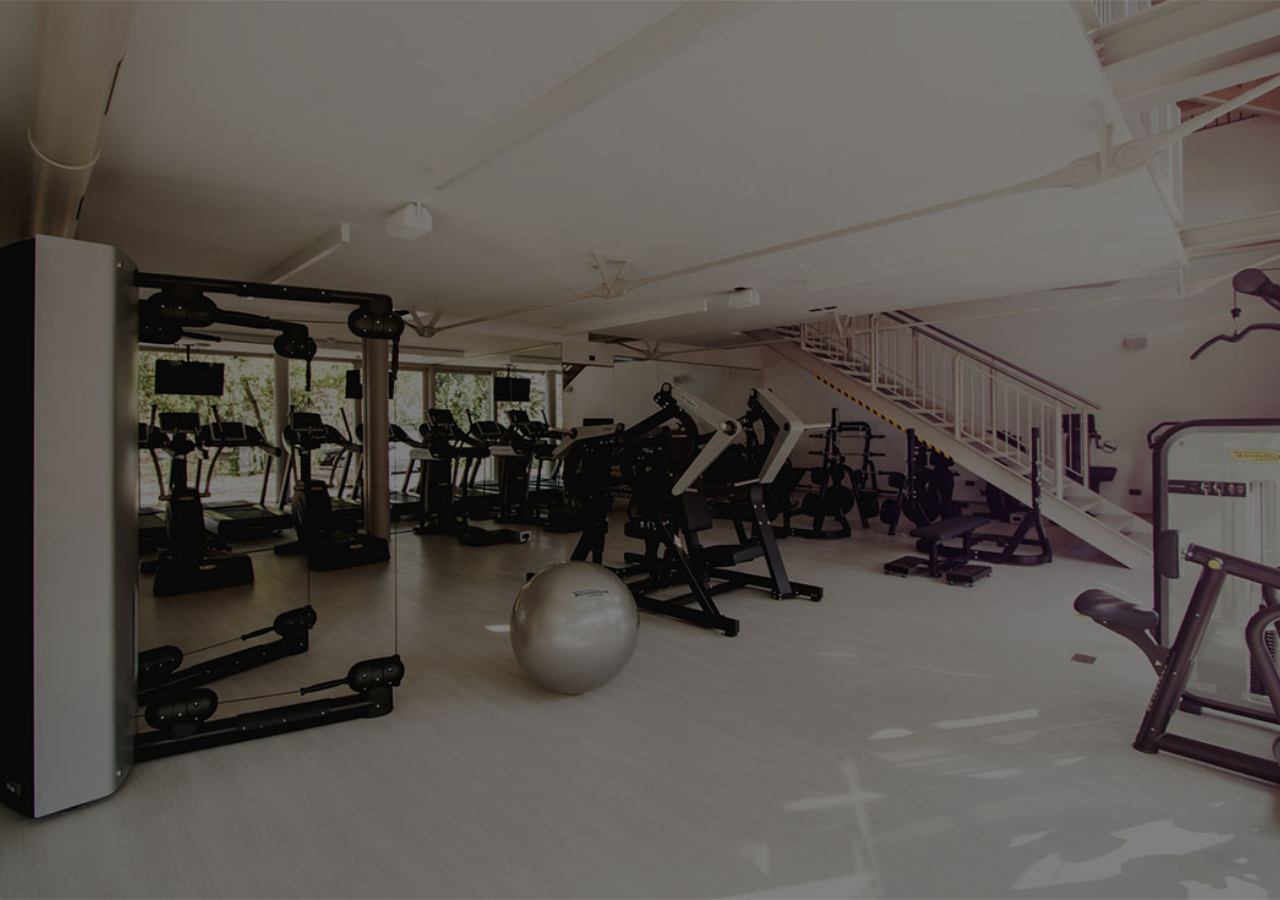
<file: index.html>
<!DOCTYPE html>
<html lang="ru">

<head>
	<meta charset="UTF-8">
	<meta name="viewport" content="width=device-width, initial-scale=1.0">
	<meta http-equiv="X-UA-Compatible" content="ie=edge">
	<link rel="icon" type="image/png" href="images/favicon.png">
	<link rel="stylesheet" href="css/style.css">
	<title>Афродита</title>
</head>

<body>
	<div class="wrapper intro">
		<div class="intro__block">
			<div class="intro__logo">
				<img src="images/logo_intro.png" alt="Афродита Фитнес">
			</div>

			<a href="main.html" class="intro__link">Перейти на сайт</a>
		</div><!-- .intro__block -->
	</div><!-- .wrapper -->
</body>

</html>
</file>
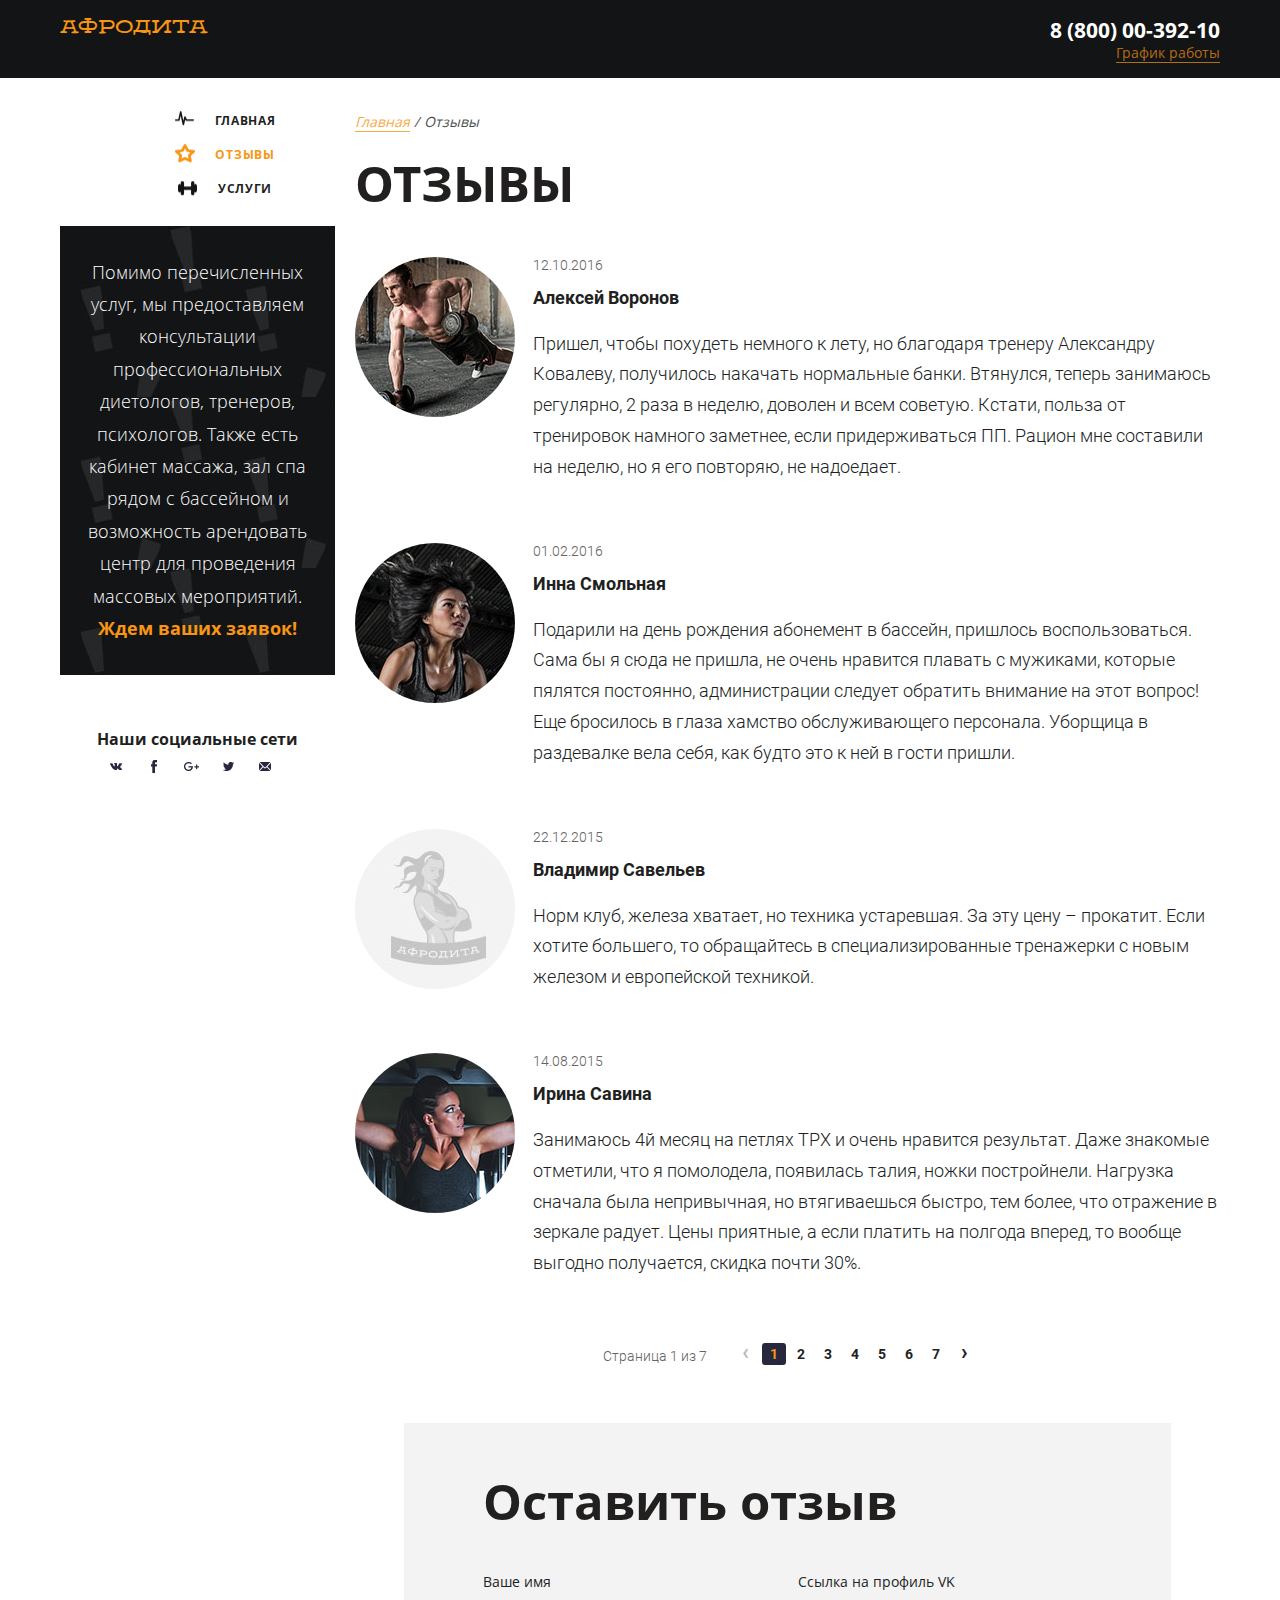
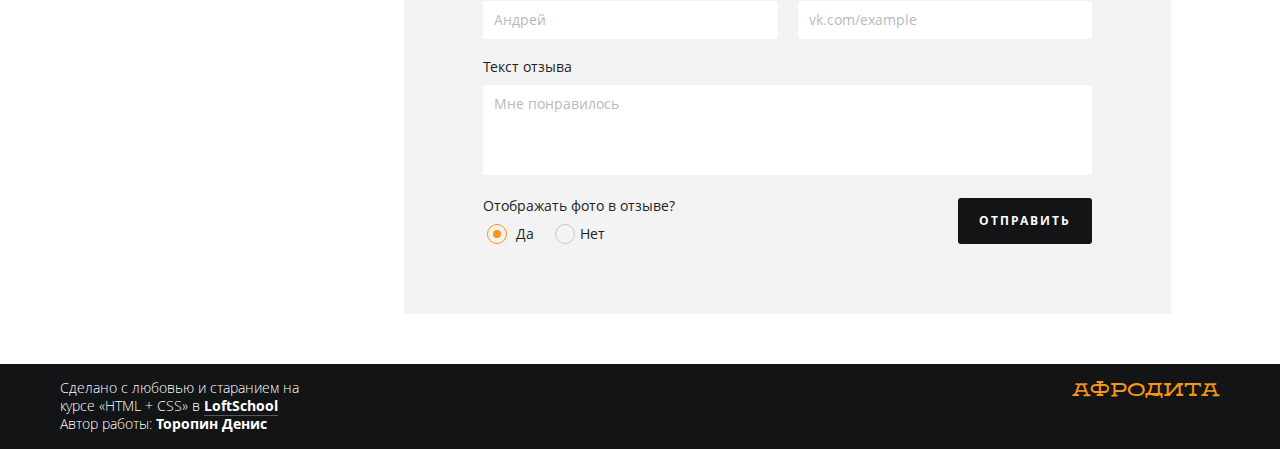
<file: comments.html>
<!DOCTYPE html>
<html lang="ru">

<head>
	<meta charset="UTF-8">
	<meta name="viewport" content="width=device-width, initial-scale=1.0">
	<meta http-equiv="X-UA-Compatible" content="ie=edge">
	<link rel="icon" type="image/png" href="images/favicon.png">
	<link rel="stylesheet" href="css/style.css">
	<title>Афродита | Отзывы</title>
</head>

<body>
	<div class="wrapper">
		<header class="header">
			<div class="container container--flex container--phone">
				<a href="main.html" class="logo">Афродита</a>

				<address class="contacts">
					<a href="tel:+78000039210" class="contacts__phone">8 (800) 00-392-10</a>
					<div class="contacts__timework">
						<a href="javascript:void(0);" class="contacts__link">График работы</a>
						<div class="contacts__popup">
							<div class="contacts__popup-block">
								<div class="contacts__popup-days">пн-вс: 09:00-20:00</div>
								<div class="contacts__popup-dinner">обед: 14:00-14:30</div>
							</div><!-- .contacts__popup-block -->
						</div><!-- .contacts__popup -->
					</div><!-- .contacts__timework -->
				</address><!-- .contacts -->
			</div><!-- .container -->
		</header>

		<div class="center">
			<div class="container container--flex container--mobile">

				<aside class="sidebar">
					<nav class="menu menu--mobile">
						<ul class="menu__list">
							<li class="menu__item">
								<a href="main.html" class="menu__link menu__link--disp">Главная</a>
							</li>
							<li class="menu__item active">
								<a href="#" class="menu__link menu__link--star">Отзывы</a>
							</li>
							<li class="menu__item">
								<a href="services.html" class="menu__link menu__link--service">Услуги</a>
							</li>
						</ul>
					</nav>

					<div class="sentence">
						<div class="sentence__container">
							<p class="sentence__text">
								Помимо перечисленных услуг, мы предоставляем консультации профессиональных диетологов, тренеров,
								психологов.
								Также есть кабинет массажа, зал спа рядом с бассейном и возможность арендовать центр для проведения
								массовых
								мероприятий.
								<a href="#" class="sentence__discount">Ждем ваших заявок!</a>
							</p>
						</div><!-- .sentence__container -->
					</div><!-- .sentence -->

					<div class="social">
						<h3 class="social__title">Наши социальные сети</h3>

						<ul class="social__list">
							<li class="social__item">
								<a href="#" class="social__link social__link--vk"></a>
							</li>
							<li class="social__item">
								<a href="#" class="social__link social__link--fb"></a>
							</li>
							<li class="social__item">
								<a href="#" class="social__link social__link--gplus"></a>
							</li>
							<li class="social__item">
								<a href="#" class="social__link social__link--tw"></a>
							</li>
							<li class="social__item">
								<a href="#" class="social__link social__link--email"></a>
							</li>
						</ul>
					</div><!-- .social -->
				</aside>

				<main class="content">
					<ul class="breadcrumbs">
						<li class="breadcrumbs__item">
							<a href="main.html" class="breadcrumbs__link">Главная</a>
						</li>
						<li class="breadcrumbs__item">
							<span class="breadcrumbs__current">Отзывы</span>
						</li>
					</ul><!-- .breadcrumbs -->

					<section class="comments">
						<h1 class="section-title">Отзывы</h1>

						<ul class="review">
							<li class="review__item">
								<div class="review__img">
									<img src="images/comment1.jpg" alt="Алексей">
								</div>
								<div class="review__block">
									<time datetime="2016-10-12" class="review__date">12.10.2016</time>
									<h3 class="review__title">Алексей Воронов</h3>
									<p class="review__text">
										Пришел, чтобы похудеть немного к лету, но благодаря тренеру Александру Ковалеву, получилось накачать
										нормальные банки. Втянулся, теперь занимаюсь регулярно, 2 раза в неделю, доволен и всем советую.
										Кстати, польза от тренировок намного заметнее, если придерживаться ПП. Рацион мне составили на
										неделю,
										но я его повторяю, не надоедает.
									</p>
								</div><!-- .review__block -->
							</li>

							<li class="review__item">
								<div class="review__img">
									<img src="images/comment2.jpg" alt="Инна">
								</div>
								<div class="review__block">
									<time datetime="2016-02-01" class="review__date">01.02.2016</time>
									<h3 class="review__title">Инна Смольная</h3>
									<p class="review__text">
										Подарили на день рождения абонемент в бассейн, пришлось воспользоваться. Сама бы я сюда не пришла,
										не
										очень нравится плавать с мужиками, которые пялятся постоянно, администрации следует обратить
										внимание
										на этот вопрос! Еще бросилось в глаза хамство обслуживающего персонала. Уборщица в раздевалке вела
										себя, как будто это к ней в гости пришли.
									</p>
								</div><!-- .review__block -->
							</li>

							<li class="review__item">
								<div class="review__img">
									<img src="images/comment0.jpg" alt="Default pictures">
								</div>
								<div class="review__block">
									<time datetime="2015-12-22" class="review__date">22.12.2015</time>
									<h3 class="review__title">Владимир Савельев</h3>
									<p class="review__text">
										Норм клуб, железа хватает, но техника устаревшая. За эту цену – прокатит. Если хотите большего, то
										обращайтесь в специализированные тренажерки с новым железом и европейской техникой.
									</p>
								</div><!-- .review__block -->
							</li>

							<li class="review__item">
								<div class="review__img">
									<img src="images/comment3.jpg" alt="Ирина">
								</div>
								<div class="review__block">
									<time datetime="2015-08-14" class="review__date">14.08.2015</time>
									<h3 class="review__title">Ирина Савина</h3>
									<p class="review__text">
										Занимаюсь 4й месяц на петлях ТРХ и очень нравится результат. Даже знакомые отметили, что я
										помолодела,
										появилась талия, ножки постройнели. Нагрузка сначала была непривычная, но втягиваешься быстро, тем
										более, что отражение в зеркале радует. Цены приятные, а если платить на полгода вперед, то вообще
										выгодно получается, скидка почти 30%.
									</p>
								</div><!-- .review__block -->
							</li>
						</ul><!-- .review -->

						<div class="pagination">
							<span class="pagination__text">Страница 1 из 7</span>
							<div class="pagination__navbar">
								<a href="#" class="pagination__control disabled">&lsaquo;</a>
								<ul class="pagination__list">
									<li class="pagination__item active"><a href="#" class="pagination__link">1</a></li>
									<li class="pagination__item"><a href="#" class="pagination__link">2</a></li>
									<li class="pagination__item"><a href="#" class="pagination__link">3</a></li>
									<li class="pagination__item"><a href="#" class="pagination__link">4</a></li>
									<li class="pagination__item"><a href="#" class="pagination__link">5</a></li>
									<li class="pagination__item"><a href="#" class="pagination__link">6</a></li>
									<li class="pagination__item"><a href="#" class="pagination__link">7</a></li>
								</ul>
								<a href="#" class="pagination__control">&rsaquo;</a>
							</div><!-- .pagination__navbar -->
						</div><!-- .pagination -->
					</section><!-- .comments -->

					<section class="feedback">
						<div class="container-form">
							<h2 class="section-title section-title--form">Оставить отзыв</h2>

							<form class="feedback-form">
								<div class="feedback-form__row feedback-form__row--mobile">
									<label class="feedback-form__item">
										<span class="feedback-form__head">Ваше имя</span>
										<input type="text" name="username" class="feedback-form__input" required placeholder="Андрей">
									</label>

									<label class="feedback-form__item">
										<span class="feedback-form__head">Ссылка на профиль VK</span>
										<input type="text" name="userurl" class="feedback-form__input" required
											placeholder="vk.com/example">
									</label>
								</div><!-- .feedback-form__row -->

								<div class="feedback-form__row">
									<label class="feedback-form__item">
										<span class="feedback-form__head">Текст отзыва</span>
										<textarea name="usertext" class="feedback-form__input feedback-form__input--textarea" required
											placeholder="Мне понравилось"></textarea>
									</label>
								</div><!-- .feedback-form__row -->

								<div class="feedback-form__row feedback-form__row--mobile">
									<div class="feedback-form__item">
										<span class="feedback-form__head">Отображать фото в отзыве?</span>

										<div class="feedback-form__radio-block">
											<label class="feedback-form__radio-item" tabindex="0">
												<input type="radio" name="onphoto" value="yes" class="feedback-form__radio-input" checked>
												<span class="feedback-form__radio-custom">
													<span class="feedback-form__radio-center"></span>
												</span>
												Да
											</label>

											<label class="feedback-form__radio-item" tabindex="0">
												<input type="radio" name="onphoto" value="no" class="feedback-form__radio-input">
												<span class="feedback-form__radio-custom">
													<span class="feedback-form__radio-center"></span>
												</span>
												Нет
											</label>
										</div><!-- .feedback-form__radio-block -->
									</div><!-- .feedback-form__item -->

									<div class="feedback-form__buttons">
										<button type="submit" class="feedback-form__btn">Отправить</button>
									</div>

								</div><!-- .feedback-form__row -->
							</form>
						</div><!-- .container-form -->
					</section><!-- .feedback -->
				</main>

			</div><!-- .container -->
		</div><!-- .center -->

		<footer class="footer">
			<div class="container container--flex container--phone">
				<div class="info">
					<p class="info__text">
						Сделано с любовью и старанием на курсе «HTML + CSS» в
						<a href="https://loftschool.com/" class="info__link info__link--school">LoftSchool</a>
						<br>
						Автор работы:
						<a href="https://vk.com/d.toropin" target="_blank" class="info__link">Торопин Денис</a>
					</p>
				</div><!-- .info -->

				<a href="main.html" class="logo">Афродита</a>
			</div><!-- .container -->
		</footer>
	</div><!-- .wrapper -->
</body>

</html>
</file>
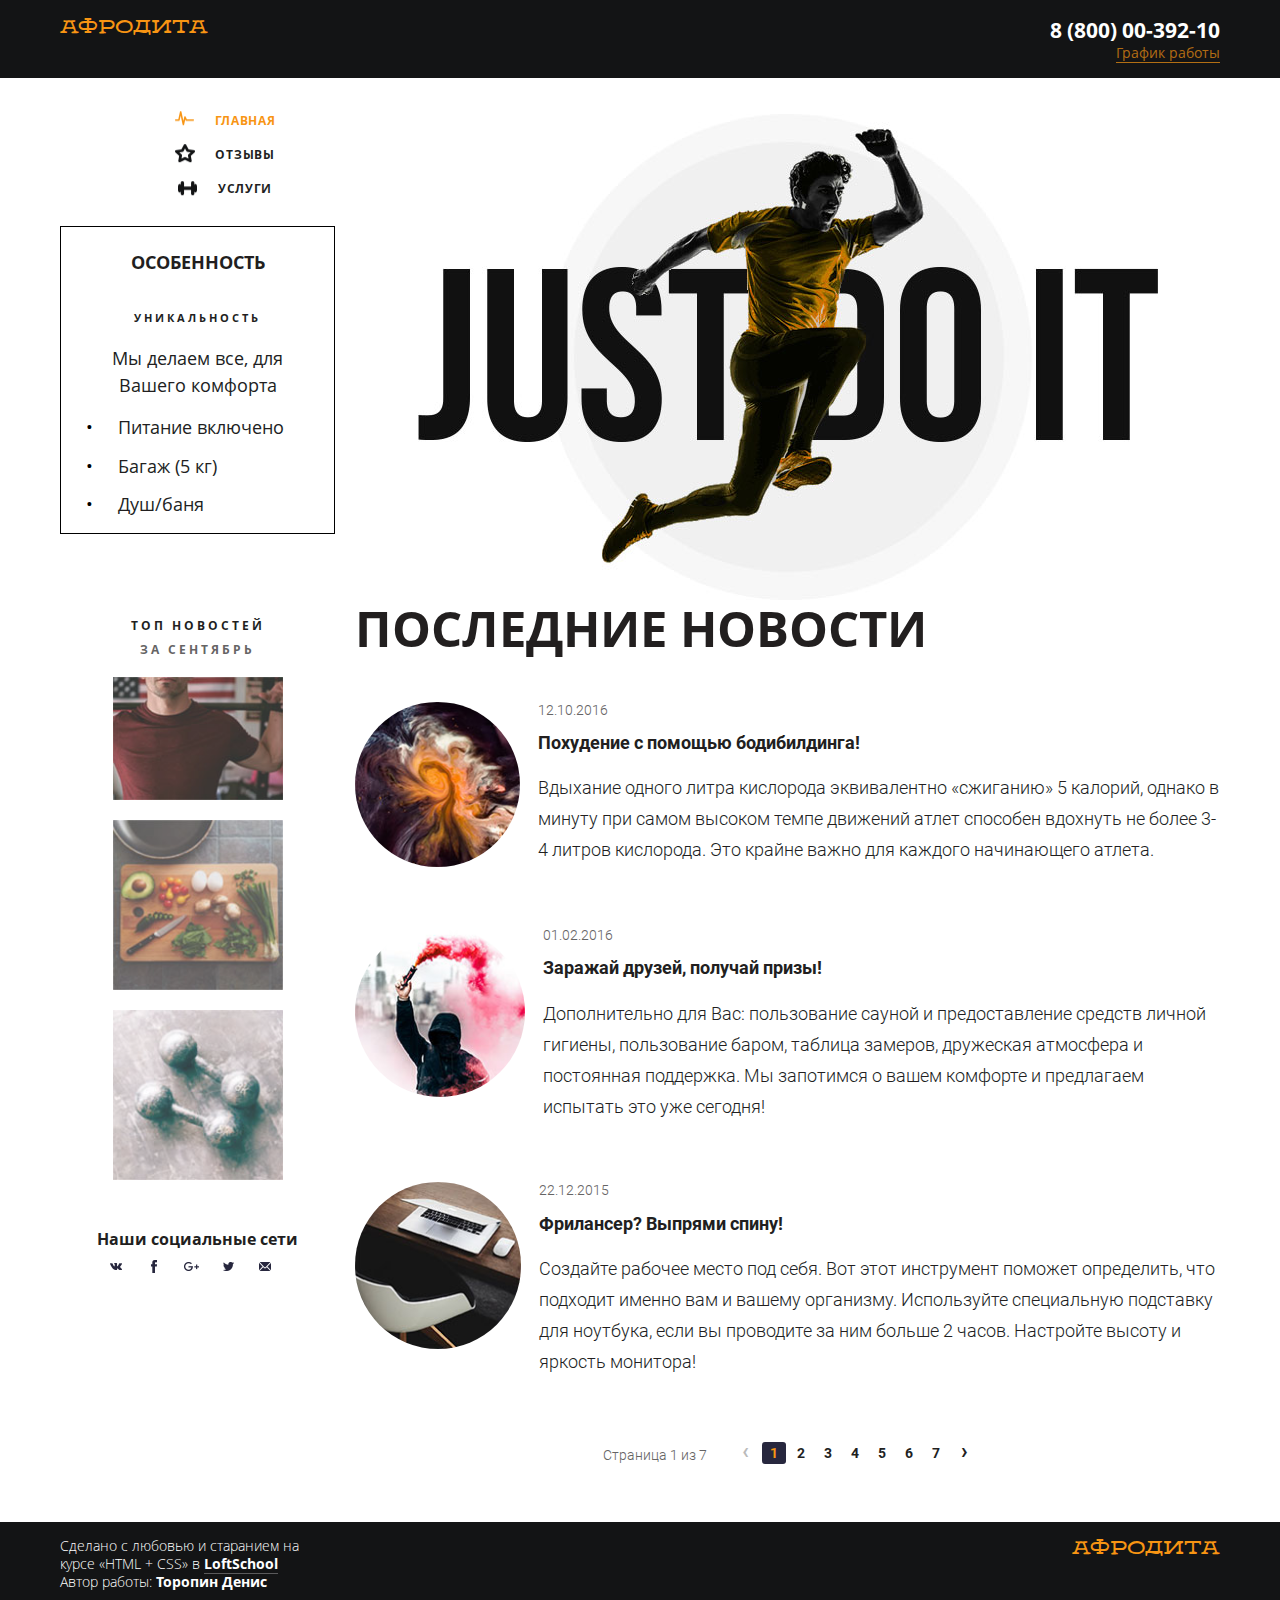
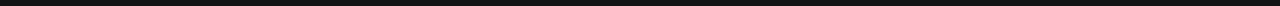
<file: main.html>
<!DOCTYPE html>
<html lang="ru">

<head>
	<meta charset="UTF-8">
	<meta name="viewport" content="width=device-width, initial-scale=1.0">
	<meta http-equiv="X-UA-Compatible" content="ie=edge">
	<link rel="icon" type="image/png" href="images/favicon.png">
	<link rel="stylesheet" href="css/style.css">
	<title>Афродита | Главная</title>
</head>

<body>
	<div class="wrapper">
		<header class="header">
			<div class="container container--flex container--phone">
				<span class="logo logo--main">Афродита</span>

				<address class="contacts">
					<a href="tel:+78000039210" class="contacts__phone">8 (800) 00-392-10</a>
					<div class="contacts__timework">
						<a href="javascript:void(0);" class="contacts__link">График работы</a>
						<div class="contacts__popup">
							<div class="contacts__popup-block">
								<div class="contacts__popup-days">пн-вс: 09:00-20:00</div>
								<div class="contacts__popup-dinner">обед: 14:00-14:30</div>
							</div><!-- .contacts__popup-block -->
						</div><!-- .contacts__popup -->
					</div><!-- .contacts__timework -->
				</address><!-- .contacts -->
			</div><!-- .container -->
		</header>

		<main class="center">
			<div class="container container--flex container--mobile">
				<aside class="sidebar">
					<nav class="menu menu--main menu--mobile">
						<ul class="menu__list">
							<li class="menu__item active">
								<a href="main.html" class="menu__link menu__link--disp">Главная</a>
							</li>
							<li class="menu__item">
								<a href="comments.html" class="menu__link menu__link--star">Отзывы</a>
							</li>
							<li class="menu__item">
								<a href="services.html" class="menu__link menu__link--service">Услуги</a>
							</li>
						</ul>
					</nav>

					<div class="features">
						<h3 class="aside-title">Особенность</h3>
						<h4 class="features__head">Уникальность</h4>
						<p class="features__subs">
							Мы делаем все, для Вашего комфорта
						</p>
						<ul class="features__sublist">
							<li class="features__plus">Питание включено</li>
							<li class="features__plus">Багаж (5 кг)</li>
							<li class="features__plus">Душ/баня</li>
						</ul>
					</div><!-- .features -->

					<div class="news-top">
						<h3 class="news-top__title">
							Топ новостей
							<span class="news-top__month">за сентябрь</span>
						</h3>

						<ul class="news-top__list">
							<li class="news-top__item">
								<a href="#" class="news-top__link">
									<img src="images/news-top1.jpg" alt="Fitness man" class="news-top__img">
								</a>
							</li>
							<li class="news-top__item">
								<a href="#" class="news-top__link">
									<img src="images/news-top2.jpg" alt="Food" class="news-top__img">
								</a>
							</li>
							<li class="news-top__item">
								<a href="#" class="news-top__link">
									<img src="images/news-top3.jpg" alt="Dumbbells" class="news-top__img">
								</a>
							</li>
						</ul>

						<div class="social">
							<h3 class="social__title">Наши социальные сети</h3>

							<ul class="social__list">
								<li class="social__item">
									<a href="#" class="social__link social__link--vk"></a>
								</li>
								<li class="social__item">
									<a href="#" class="social__link social__link--fb"></a>
								</li>
								<li class="social__item">
									<a href="#" class="social__link social__link--gplus"></a>
								</li>
								<li class="social__item">
									<a href="#" class="social__link social__link--tw"></a>
								</li>
								<li class="social__item">
									<a href="#" class="social__link social__link--email"></a>
								</li>
							</ul>
						</div><!-- .social -->
					</div>
				</aside>

				<section class="content">
					<div class="banner">
						<div class="banner__img"></div>
					</div>

					<div class="container--flex">
						<div class="news__article">
							<h1 class="section-title">Последние новости</h1>

							<ul class="review">
								<li class="review__item">
									<div class="review__img">
										<img src="images/avatar1.jpg" alt="Black hole">
									</div>
									<div class="review__block">
										<time datetime="2016-10-12" class="review__date">12.10.2016</time>
										<h3 class="review__title">Похудение с помощью бодибилдинга!</h3>
										<p class="review__text">
											Вдыхание одного литра кислорода эквивалентно «сжиганию» 5 калорий, однако в минуту при самом
											высоком темпе движений атлет способен вдохнуть не более 3-4 литров кислорода. Это крайне важно
											для
											каждого начинающего атлета.
										</p>
									</div><!-- .review__block -->
								</li>

								<li class="review__item">
									<div class="review__img">
										<img src="images/avatar2.jpg" alt="Friends">
									</div>
									<div class="review__block">
										<time datetime="2016-02-01" class="review__date">01.02.2016</time>
										<h3 class="review__title">Заражай друзей, получай призы!</h3>
										<p class="review__text">
											Дополнительно для Вас: пользование сауной и предоставление средств личной гигиены, пользование
											баром, таблица замеров, дружеская атмосфера и постоянная поддержка. Мы запотимся о вашем
											комфорте
											и предлагаем испытать это уже сегодня!
										</p>
									</div><!-- .review__block -->
								</li>

								<li class="review__item">
									<div class="review__img">
										<img src="images/avatar3.jpg" alt="New workplace">
									</div>
									<div class="review__block">
										<time datetime="2015-12-22" class="review__date">22.12.2015</time>
										<h3 class="review__title">Фрилансер? Выпрями спину!</h3>
										<p class="review__text">
											Создайте рабочее место под себя. Вот этот инструмент поможет определить, что подходит именно вам
											и
											вашему организму. Используйте специальную подставку для ноутбука, если вы проводите за ним
											больше
											2 часов. Настройте высоту и яркость монитора!
										</p>
									</div><!-- .review__block -->
								</li>
							</ul><!-- .review -->
						</div><!-- .news__article -->
					</div><!-- .container--flex -->

					<div class="pagination">
						<span class="pagination__text">Страница 1 из 7</span>
						<div class="pagination__navbar">
							<a href="#" class="pagination__control disabled">&lsaquo;</a>
							<ul class="pagination__list">
								<li class="pagination__item active"><span class="pagination__link">1</span></li>
								<li class="pagination__item"><a href="#" class="pagination__link">2</a></li>
								<li class="pagination__item"><a href="#" class="pagination__link">3</a></li>
								<li class="pagination__item"><a href="#" class="pagination__link">4</a></li>
								<li class="pagination__item"><a href="#" class="pagination__link">5</a></li>
								<li class="pagination__item"><a href="#" class="pagination__link">6</a></li>
								<li class="pagination__item"><a href="#" class="pagination__link">7</a></li>
							</ul>
							<a href="#" class="pagination__control">&rsaquo;</a>
						</div><!-- .pagination__navbar -->
					</div><!-- .pagination -->

				</section><!-- .content -->
			</div><!-- .container -->
		</main><!-- .center -->

		<footer class="footer">
			<div class="container container--flex container--phone">
				<div class="info">
					<p class="info__text">
						Сделано с любовью и старанием на курсе «HTML + CSS» в
						<a href="https://loftschool.com/" class="info__link info__link--school">LoftSchool</a>
						<br>
						Автор работы:
						<a href="https://vk.com/d.toropin" target="_blank" class="info__link">Торопин Денис</a>
					</p>
				</div><!-- .info -->

				<span class="logo logo--main">Афродита</span>
			</div><!-- .container -->
		</footer>
	</div><!-- .wrapper -->
</body>

</html>
</file>
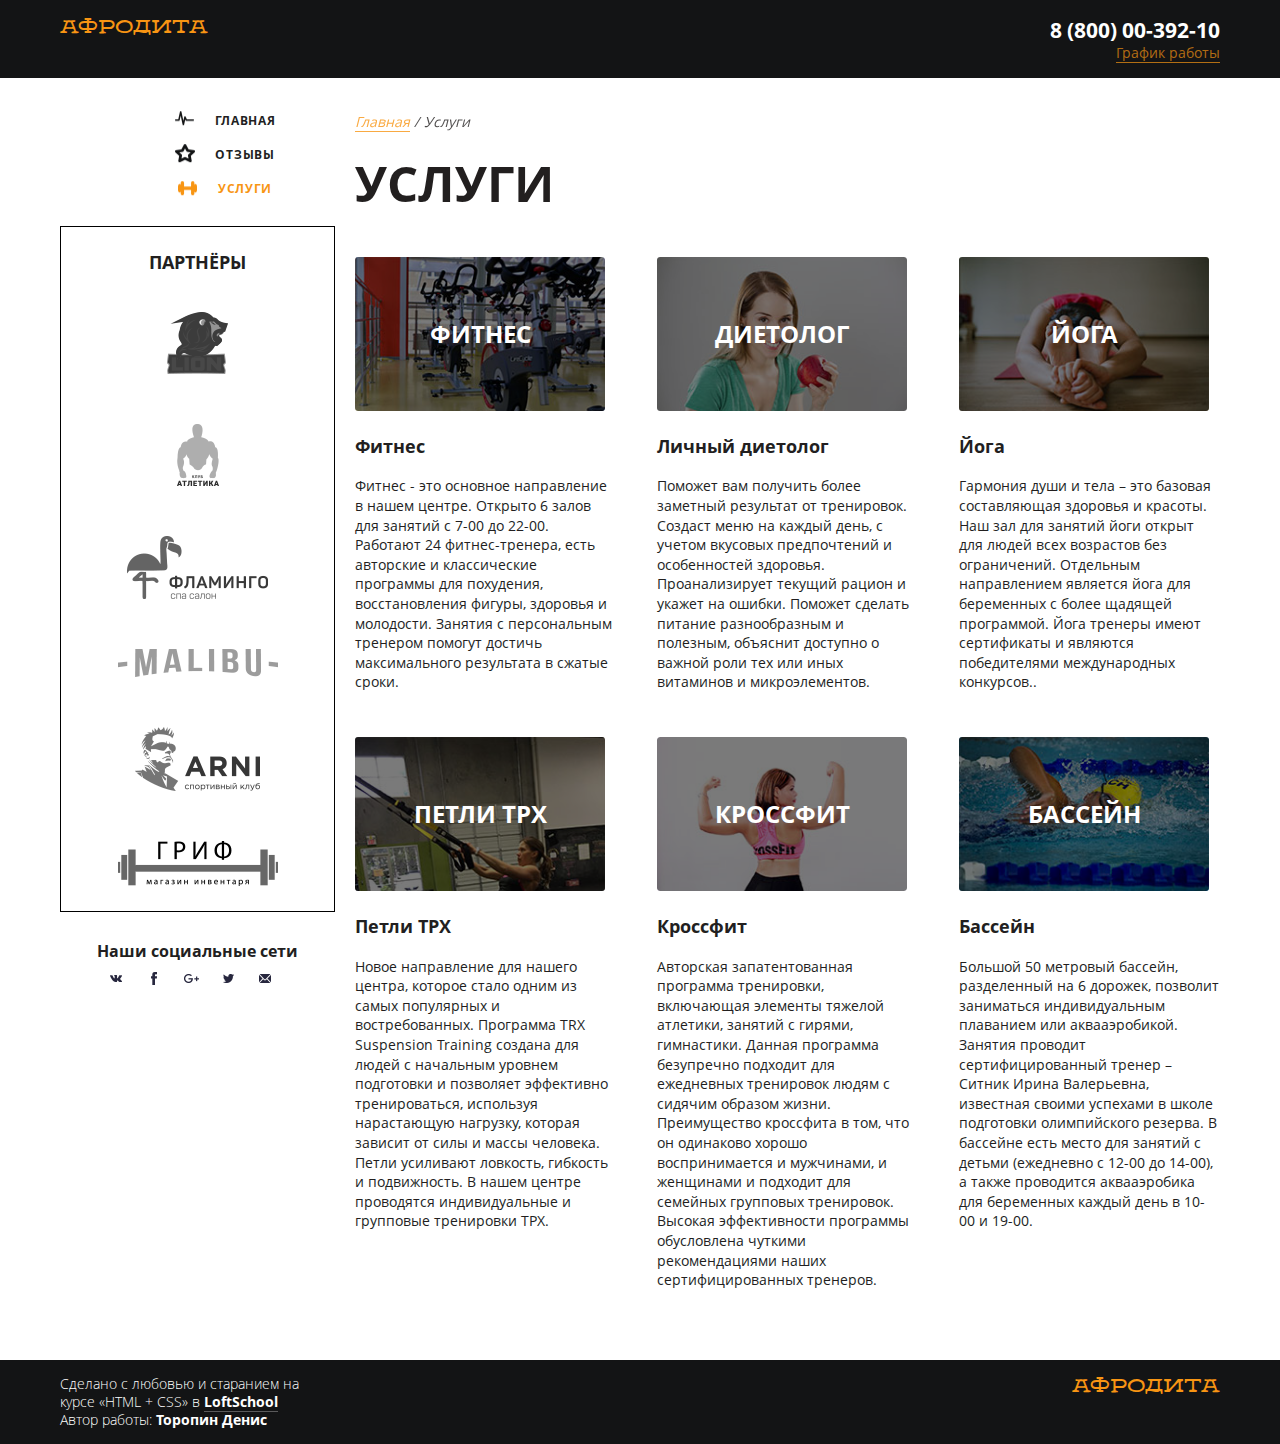
<file: services.html>
<!DOCTYPE html>
<html lang="ru">

<head>
	<meta charset="UTF-8">
	<meta name="viewport" content="width=device-width, initial-scale=1.0">
	<meta http-equiv="X-UA-Compatible" content="ie=edge">
	<link rel="icon" type="image/png" href="images/favicon.png">
	<link rel="stylesheet" href="css/style.css">
	<title>Афродита | Услуги</title>
</head>

<body>
	<div class="wrapper">
		<header class="header">
			<div class="container container--flex container--phone">
				<a href="main.html" class="logo">Афродита</a>

				<address class="contacts">
					<a href="tel:+78000039210" class="contacts__phone">8 (800) 00-392-10</a>
					<div class="contacts__timework">
						<a href="javascript:void(0);" class="contacts__link">График работы</a>
						<div class="contacts__popup">
							<div class="contacts__popup-block">
								<div class="contacts__popup-days">пн-вс: 09:00-20:00</div>
								<div class="contacts__popup-dinner">обед: 14:00-14:30</div>
							</div><!-- .contacts__popup-block -->
						</div><!-- .contacts__popup -->
					</div><!-- .contacts__timework -->
				</address><!-- .contacts -->
			</div><!-- .container -->
		</header>

		<div class="center">
			<div class="container container--flex container--mobile">

				<aside class="sidebar">
					<nav class="menu menu--mobile">
						<ul class="menu__list">
							<li class="menu__item">
								<a href="main.html" class="menu__link menu__link--disp">Главная</a>
							</li>
							<li class="menu__item">
								<a href="comments.html" class="menu__link menu__link--star">Отзывы</a>
							</li>
							<li class="menu__item active">
								<a href="services.html" class="menu__link menu__link--service">Услуги</a>
							</li>
						</ul>
					</nav>

					<section class="partners">
						<h3 class="aside-title">Партнёры</h3>

						<ul class="partners__list">
							<li class="partners__item">
								<a href="#" class="partners__link">
									<img src="images/partner3.png" alt="LION">
								</a>
							</li>
							<li class="partners__item">
								<a href="#" class="partners__link">
									<img src="images/partner6.png" alt="Атлетика">
								</a>
							</li>
							<li class="partners__item">
								<a href="#" class="partners__link">
									<img src="images/partner1.png" alt="Фламинго СПА-салон">
								</a>
							</li>
							<li class="partners__item">
								<a href="#" class="partners__link">
									<img src="images/partner2.png" alt="MALIBU">
								</a>
							</li>
							<li class="partners__item">
								<a href="#" class="partners__link">
									<img src="images/partner4.png" alt="ARNI спортивный клуб">
								</a>
							</li>
							<li class="partners__item">
								<a href="#" class="partners__link">
									<img src="images/partner5.png" alt="Гриф магазин">
								</a>
							</li>
						</ul><!-- .partners__list -->
					</section><!-- .partners -->

					<div class="social">
						<h3 class="social__title">Наши социальные сети</h3>

						<ul class="social__list">
							<li class="social__item">
								<a href="#" class="social__link social__link--vk"></a>
							</li>
							<li class="social__item">
								<a href="#" class="social__link social__link--fb"></a>
							</li>
							<li class="social__item">
								<a href="#" class="social__link social__link--gplus"></a>
							</li>
							<li class="social__item">
								<a href="#" class="social__link social__link--tw"></a>
							</li>
							<li class="social__item">
								<a href="#" class="social__link social__link--email"></a>
							</li>
						</ul>
					</div><!-- .social -->
				</aside>

				<main class="content">
					<ul class="breadcrumbs">
						<li class="breadcrumbs__item">
							<a href="main.html" class="breadcrumbs__link">Главная</a>
						</li>
						<li class="breadcrumbs__item">
							<span class="breadcrumbs__current">Услуги</span>
						</li>
					</ul><!-- .breadcrumbs -->

					<section class="services">
						<h1 class="section-title">Услуги</h1>

						<ul class="services__block">
							<li class="services__item">
								<div class="services__img">
									<img src="images/service1.jpg" alt="Фитнес">
									<div class="services__overlay">
										<h2 class="services__title">фитнес</h2>
									</div>
								</div><!-- .services__img -->

								<h4 class="services__head">Фитнес</h4>
								<p class="services__text">
									Фитнес - это основное направление в нашем центре. Открыто 6 залов для занятий с 7-00 до 22-00.
									Работают
									24 фитнес-тренера, есть авторские и классические программы для похудения, восстановления фигуры,
									здоровья и молодости. Занятия с персональным тренером помогут достичь максимального результата в
									сжатые
									сроки.
								</p>
							</li>

							<li class="services__item">
								<div class="services__img">
									<img src="images/service2.jpg" alt="Диетолог">
									<div class="services__overlay">
										<h2 class="services__title">диетолог</h2>
									</div>
								</div><!-- .services__img -->

								<h4 class="services__head">Личный диетолог</h4>
								<p class="services__text">
									Поможет вам получить более заметный результат от тренировок. Создаст меню на каждый день, с учетом
									вкусовых предпочтений и особенностей здоровья. Проанализирует текущий рацион и укажет на ошибки.
									Поможет сделать питание разнообразным и полезным, объяснит доступно о важной роли тех или иных
									витаминов и микроэлементов.
								</p>
							</li>

							<li class="services__item">
								<div class="services__img">
									<img src="images/service3.jpg" alt="Йога">
									<div class="services__overlay">
										<h2 class="services__title">йога</h2>
									</div>
								</div><!-- .services__img -->

								<h4 class="services__head">Йога</h4>
								<p class="services__text">
									Гармония души и тела – это базовая составляющая здоровья и красоты. Наш зал для занятий йоги открыт
									для
									людей всех возрастов без ограничений. Отдельным направлением является йога для беременных с более
									щадящей программой. Йога тренеры имеют сертификаты и являются победителями международных конкурсов..
								</p>
							</li>

							<li class="services__item">
								<div class="services__img">
									<img src="images/service4.jpg" alt="Петли ТРХ">
									<div class="services__overlay">
										<h2 class="services__title">петли tpx</h2>
									</div>
								</div><!-- .services__img -->

								<h4 class="services__head">Петли ТРХ</h4>
								<p class="services__text">
									Новое направление для нашего центра, которое стало одним из самых популярных и востребованных.
									Программа
									TRX Suspension Training создана для людей с начальным уровнем подготовки и позволяет эффективно
									тренироваться, используя нарастающую нагрузку, которая зависит от силы и массы человека. Петли
									усиливают
									ловкость, гибкость и подвижность. В нашем центре проводятся индивидуальные и групповые тренировки ТРХ.
								</p>
							</li>

							<li class="services__item">
								<div class="services__img">
									<img src="images/service5.jpg" alt="Кроссфит">
									<div class="services__overlay">
										<h2 class="services__title">Кроссфит</h2>
									</div>
								</div><!-- .services__img -->

								<h4 class="services__head">Кроссфит</h4>
								<p class="services__text">
									Авторская запатентованная программа тренировки, включающая элементы тяжелой атлетики, занятий с
									гирями,
									гимнастики. Данная программа безупречно подходит для ежедневных тренировок людям с сидячим образом
									жизни. Преимущество кроссфита в том, что он одинаково хорошо воспринимается и мужчинами, и женщинами и
									подходит для семейных групповых тренировок. Высокая эффективности программы обусловлена чуткими
									рекомендациями наших сертифицированных тренеров.
								</p>
							</li>

							<li class="services__item">
								<div class="services__img">
									<img src="images/service6.jpg" alt="Бассейн">
									<div class="services__overlay">
										<h2 class="services__title">Бассейн</h2>
									</div>
								</div><!-- .services__img -->

								<h4 class="services__head">Бассейн</h4>
								<p class="services__text">
									Большой 50 метровый бассейн, разделенный на 6 дорожек, позволит заниматься индивидуальным плаванием
									или
									аквааэробикой. Занятия проводит сертифицированный тренер – Ситник Ирина Валерьевна, известная своими
									успехами в школе подготовки олимпийского резерва. В бассейне есть место для занятий с детьми
									(ежедневно
									с 12-00 до 14-00), а также проводится аквааэробика для беременных каждый день в 10-00 и 19-00.
								</p>
							</li>
						</ul><!-- .services__block -->
					</section><!-- .services -->
				</main>
			</div><!-- .container -->
		</div><!-- .center -->

		<footer class="footer">
			<div class="container container--flex container--phone">
				<div class="info">
					<p class="info__text">
						Сделано с любовью и старанием на курсе «HTML + CSS» в
						<a href="https://loftschool.com/" class="info__link info__link--school">LoftSchool</a>
						<br>
						Автор работы:
						<a href="https://vk.com/d.toropin" target="_blank" class="info__link">Торопин Денис</a>
					</p>
				</div><!-- .info -->

				<a href="main.html" class="logo">Афродита</a>
			</div><!-- .container -->
		</footer>
	</div><!-- .wrapper -->
</body>

</html>
</file>
<file: css/style.css>
html {
  line-height: 1.15;
  -webkit-text-size-adjust: 100%;
}
body {
  margin: 0;
}
main {
  display: block;
}
h1 {
  font-size: 2em;
  margin: 0.67em 0;
}
hr {
  box-sizing: content-box;
  height: 0;
  overflow: visible;
}
pre {
  font-family: monospace,monospace;
  font-size: 1em;
}
a {
  background-color: transparent;
}
abbr[title] {
  border-bottom: none;
  text-decoration: underline;
  text-decoration: underline dotted;
}
b,
strong {
  font-weight: bolder;
}
code,
kbd,
samp {
  font-family: monospace,monospace;
  font-size: 1em;
}
small {
  font-size: 80%;
}
sub,
sup {
  font-size: 75%;
  line-height: 0;
  position: relative;
  vertical-align: baseline;
}
sub {
  bottom: -0.25em;
}
sup {
  top: -0.5em;
}
img {
  border-style: none;
}
button,
input,
optgroup,
select,
textarea {
  font-family: inherit;
  font-size: 100%;
  line-height: 1.15;
  margin: 0;
}
button,
input {
  overflow: visible;
}
button,
select {
  text-transform: none;
}
button,
[type="button"],
[type="reset"],
[type="submit"] {
  -webkit-appearance: button;
}
button::-moz-focus-inner,
[type="button"]::-moz-focus-inner,
[type="reset"]::-moz-focus-inner,
[type="submit"]::-moz-focus-inner {
  border-style: none;
  padding: 0;
}
button:-moz-focusring,
[type="button"]:-moz-focusring,
[type="reset"]:-moz-focusring,
[type="submit"]:-moz-focusring {
  outline: 1px dotted ButtonText;
}
fieldset {
  padding: 0.35em 0.75em 0.625em;
}
legend {
  box-sizing: border-box;
  color: inherit;
  display: table;
  max-width: 100%;
  padding: 0;
  white-space: normal;
}
progress {
  vertical-align: baseline;
}
textarea {
  overflow: auto;
}
[type="checkbox"],
[type="radio"] {
  box-sizing: border-box;
  padding: 0;
}
[type="number"]::-webkit-inner-spin-button,
[type="number"]::-webkit-outer-spin-button {
  height: auto;
}
[type="search"] {
  -webkit-appearance: textfield;
  outline-offset: -2px;
}
[type="search"]::-webkit-search-decoration {
  -webkit-appearance: none;
}
::-webkit-file-upload-button {
  -webkit-appearance: button;
  font: inherit;
}
details {
  display: block;
}
summary {
  display: list-item;
}
template {
  display: none;
}
[hidden] {
  display: none;
}
@font-face {
  font-family: 'GoraFree';
  src: url('../fonts/GoraFree-Regular.woff2') format('woff2'), url('../fonts/GoraFree-Regular.woff') format('woff');
  font-weight: normal;
  font-style: normal;
}
@font-face {
  font-family: 'Roboto';
  src: url('../fonts/Roboto-Bold.woff2') format('woff2'), url('../fonts/Roboto-Bold.woff') format('woff');
  font-weight: bold;
  font-style: normal;
}
@font-face {
  font-family: 'OpenSans';
  src: url('../fonts/OpenSans-Light.woff2') format('woff2'), url('../fonts/OpenSans-Light.woff') format('woff');
  font-weight: 300;
  font-style: normal;
}
@font-face {
  font-family: 'OpenSans';
  src: url('../fonts/OpenSans-Bold.woff2') format('woff2'), url('../fonts/OpenSans-Bold.woff') format('woff');
  font-weight: bold;
  font-style: normal;
}
@font-face {
  font-family: 'OpenSans';
  src: url('../fonts/OpenSans-ExtraBold.woff2') format('woff2'), url('../fonts/OpenSans-ExtraBold.woff') format('woff');
  font-weight: 800;
  font-style: normal;
}
@font-face {
  font-family: 'OpenSans';
  src: url('../fonts/OpenSans-Regular.woff2') format('woff2'), url('../fonts/OpenSans-Regular.woff') format('woff');
  font-weight: normal;
  font-style: normal;
}
@font-face {
  font-family: 'Roboto';
  src: url('../fonts/Roboto-Light.woff2') format('woff2'), url('../fonts/Roboto-Light.woff') format('woff');
  font-weight: 300;
  font-style: normal;
}
ul {
  padding: 0;
  margin: 0;
}
ul li {
  list-style-type: none;
}
p,
h1,
h2,
h3,
h4 {
  margin: 0;
  padding: 0;
}
a {
  color: inherit;
  outline: none;
  text-decoration: none;
}
img {
  display: block;
  width: 100%;
  height: auto;
}
html,
body {
  height: 100%;
}
body {
  font-family: 'OpenSans', sans-serif;
  font-size: 14px;
  color: #221f1f;
}
.wrapper {
  min-width: 320px;
  height: 100%;
  display: -webkit-box;
  display: flex;
  -webkit-box-orient: vertical;
  -webkit-box-direction: normal;
          flex-direction: column;
}
.container {
  padding-left: 20px;
  padding-right: 20px;
  max-width: 1160px;
  margin: 0 auto;
}
.container--flex {
  display: -webkit-box;
  display: flex;
  -webkit-box-pack: justify;
          justify-content: space-between;
  -webkit-box-align: start;
          align-items: flex-start;
}
.container-form {
  max-width: 767px;
  padding: 50px 9.13%;
  margin: 0 auto;
  background: #f3f3f3;
  box-sizing: border-box;
}
.header,
.footer {
  background: #131415;
  color: #fff;
}
.header {
  padding-top: 16px;
  padding-bottom: 17px;
  margin-bottom: 26px;
}
.logo:not(.logo--main):hover {
  -webkit-transform: scale(1.03);
          transform: scale(1.03);
}
.banner__img {
  width: 100%;
  padding-bottom: 56.1849710982659%;
  background: url(../images/banner.jpg) no-repeat center;
  background-size: contain;
}
.aside-title {
  font-size: 1.286em;
  text-transform: uppercase;
  text-align: center;
  margin-bottom: 40px;
}
.section-title {
  font-size: 3.5em;
  font-weight: 700;
  text-transform: uppercase;
  margin-bottom: 45px;
}
.section-title--center {
  text-align: center;
}
.section-title--form {
  text-transform: none;
}
.content {
  width: 74.57%;
}
.feedback {
  margin-bottom: 50px;
}
.sidebar {
  width: 23.71%;
  text-align: center;
}
.content {
  padding-top: 10px;
}
.footer {
  margin-top: auto;
  padding: 15px 0;
}
.iconsheet,
.social__link {
  background-image: url(../images/spritesheet.png);
  background-repeat: no-repeat;
}
.intro {
  min-width: 0;
  -webkit-box-pack: center;
          justify-content: center;
  -webkit-box-align: center;
          align-items: center;
  background: url(../images/intro_bg.jpg) center;
  background-size: cover;
}
.intro__block {
  position: relative;
  text-align: center;
  opacity: 0;
  -webkit-animation: intro 0.6s 1s ease-in;
          animation: intro 0.6s 1s ease-in;
  -webkit-animation-fill-mode: forwards;
          animation-fill-mode: forwards;
}
.intro__logo {
  margin-bottom: 30px;
}
.intro__logo > img {
  display: block;
  width: 100%;
  height: auto;
}
.intro__link {
  display: block;
  padding: 13px 20px;
  border: 3px solid #f89513;
  background-color: #f89513;
  border-radius: 3px;
  color: #fff;
  font-size: 0.8571em;
  letter-spacing: 1px;
  font-weight: 700;
  text-transform: uppercase;
  -webkit-transition: .25s all linear;
  transition: .25s all linear;
}
.intro__link:hover {
  border: 3px solid #131415;
  background-color: #131415;
}
@-webkit-keyframes intro {
  0% {
    opacity: .3;
    -webkit-transform: scale(0.5);
            transform: scale(0.5);
  }
  25% {
    opacity: .7;
    -webkit-transform: scale(1.02);
            transform: scale(1.02);
  }
  50% {
    -webkit-transform: scale(0.95);
            transform: scale(0.95);
  }
  75% {
    -webkit-transform: scale(1.015);
            transform: scale(1.015);
  }
  100% {
    opacity: 1;
    -webkit-transform: scale(1);
            transform: scale(1);
  }
}
@keyframes intro {
  0% {
    opacity: .3;
    -webkit-transform: scale(0.5);
            transform: scale(0.5);
  }
  25% {
    opacity: .7;
    -webkit-transform: scale(1.02);
            transform: scale(1.02);
  }
  50% {
    -webkit-transform: scale(0.95);
            transform: scale(0.95);
  }
  75% {
    -webkit-transform: scale(1.015);
            transform: scale(1.015);
  }
  100% {
    opacity: 1;
    -webkit-transform: scale(1);
            transform: scale(1);
  }
}
.logo {
  color: #f89513;
  font-family: 'GoraFree', serif;
  font-size: 1.286em;
  text-transform: uppercase;
}
.menu {
  margin-bottom: 20px;
}
.menu__list {
  font-size: 0.8571em;
  font-weight: 700;
  letter-spacing: .7px;
  text-transform: uppercase;
  padding-left: 65px;
}
.menu__item.active > .menu__link {
  pointer-events: none;
}
.menu__link {
  display: inline-block;
  position: relative;
  padding: 10px 10px 10px 40px;
  color: #221f1f;
  -webkit-transition: .3s all ease;
  transition: .3s all ease;
}
.menu__link::before,
.menu__link::after {
  position: absolute;
  top: 50%;
  left: 0;
  content: '';
  display: block;
  width: 20px;
  height: 18px;
  background-image: url(../images/spritesheet.png);
  background-repeat: no-repeat;
  -webkit-transform: translateY(-60%);
          transform: translateY(-60%);
  -webkit-transition: .3s opacity ease;
  transition: .3s opacity ease;
}
.menu__link--disp::before {
  background-position: -10px -77px;
}
.menu__link--disp::after {
  opacity: 0;
  background-position: -10px -43px;
}
.menu__link--star::before {
  background-position: -10px -381px;
}
.menu__link--star::after {
  opacity: 0;
  background-position: -10px -343px;
}
.menu__link--service::before {
  background-position: -10px -268px;
}
.menu__link--service::after {
  opacity: 0;
  background-position: -10px -234px;
}
.menu__item.active > .menu__link,
.menu__link:hover {
  color: #f89513;
}
.menu__item.active > .menu__link--disp::after,
.menu__link--disp:hover::after,
.menu__item.active > .menu__link--star::after,
.menu__link--star:hover::after,
.menu__item.active > .menu__link--service::after,
.menu__link--service:hover::after {
  opacity: 1;
}
.menu__item.active > .menu__link--disp::before,
.menu__link--disp:hover::before,
.menu__item.active > .menu__link--star::before,
.menu__link--star:hover::before,
.menu__item.active > .menu__link--service::before,
.menu__link--service:hover::before {
  opacity: 0;
}
.contacts {
  font-style: normal;
  text-align: right;
  position: relative;
}
.contacts__phone {
  color: #fff;
  font-size: 1.49em;
  font-weight: 700;
  display: block;
  line-height: 1.4;
  -webkit-transition: .3s color ease;
  transition: .3s color ease;
}
.contacts__phone:hover {
  color: rgba(248, 149, 19, 0.7);
}
.contacts__link {
  color: rgba(248, 149, 19, 0.7);
  border-bottom: 1px solid rgba(248, 149, 19, 0.7);
  -webkit-transition: .2s all linear;
  transition: .2s all linear;
}
.contacts__timework {
  position: relative;
  display: inline-block;
  font-family: 'OpenSans', sans-serif;
}
.contacts__timework:hover .contacts__link {
  color: rgba(255, 255, 255, 0.7);
  border-bottom: 1px solid rgba(255, 255, 255, 0.7);
}
.contacts__timework:hover .contacts__link + .contacts__popup {
  right: 0;
  opacity: 1;
}
.contacts__popup {
  z-index: 5;
  opacity: 0;
  position: absolute;
  top: 100%;
  right: 9999px;
  -webkit-transition: .4s opacity ease;
  transition: .4s opacity ease;
}
.contacts__popup::before {
  content: '';
  display: block;
  height: 20px;
}
.contacts__popup-block {
  width: 125px;
  background: #ffffff;
  z-index: 5;
  padding: 15px 9px;
  border-radius: 3px;
  text-align: left;
  box-shadow: 2.5px 4.3px 5px rgba(0, 0, 0, 0.2);
}
.contacts__popup-block::before {
  content: '';
  display: inline-block;
  position: absolute;
  top: 8px;
  right: 0;
  width: 0;
  height: 0;
  border-style: solid;
  border-width: 0 13px 14px 13px;
  border-radius: 3px;
  border-color: transparent transparent #ffffff transparent;
}
.contacts__popup-days {
  color: #f89513;
  font-weight: 700;
  margin-bottom: 10px;
}
.contacts__popup-dinner {
  color: #221f1f;
}
.features {
  padding: 25px 9.09% 0;
  border: 1px solid black;
  margin-bottom: 85px;
}
.features__head {
  font-size: 0.7857em;
  text-transform: uppercase;
  text-align: center;
  letter-spacing: 3px;
  margin-bottom: 20px;
}
.features__subs,
.features__plus {
  font-size: 1.286em;
  margin-bottom: 18px;
}
.features__subs {
  text-align: center;
  line-height: 1.5;
}
.features__plus {
  display: -webkit-box;
  display: flex;
  text-align: left;
}
.features__plus::before {
  content: "\2022";
  color: #000;
  margin-right: 25px;
}
.review__item {
  margin-bottom: 60px;
  display: -webkit-box;
  display: flex;
  -webkit-box-pack: justify;
          justify-content: space-between;
  -webkit-box-align: start;
          align-items: flex-start;
}
.review__img {
  max-width: 170px;
  border-radius: 50%;
  margin-right: 18px;
  overflow: hidden;
  background: url(../images/comment0.jpg) center;
}
.review__block {
  width: 79.55%;
  font-family: 'Roboto', sans-serif;
}
.review__date {
  display: block;
  color: #656464;
  margin-bottom: 15px;
}
.review__title,
.review__text {
  color: #221f1f;
  font-size: 1.286em;
}
.review__title {
  font-weight: 700;
  margin-bottom: 20px;
}
.review__text {
  font-weight: 300;
  line-height: 1.714;
}
.news-top__list {
  width: 61.82%;
  margin: 0 auto 50px;
}
.news-top__title {
  color: #221f1f;
  font-size: 0.8571em;
  letter-spacing: 3px;
  text-transform: uppercase;
  margin-bottom: 20px;
}
.news-top__title:last-child {
  margin-bottom: 0;
}
.news-top__month {
  display: block;
  color: #656464;
  margin-top: 10px;
}
.news-top__item {
  margin-bottom: 20px;
}
.news-top__img {
  display: block;
  width: 100%;
  height: auto;
  opacity: 0.8;
  -webkit-transition: .25s opacity linear;
  transition: .25s opacity linear;
}
.news-top__link:hover > .news-top__img {
  opacity: 1;
}
.pagination {
  text-align: center;
  max-width: 380px;
  margin: 0 auto;
  font-family: 'Roboto', sans-serif;
  display: -webkit-box;
  display: flex;
  -webkit-box-pack: justify;
          justify-content: space-between;
  margin-bottom: 50px;
}
.pagination__text {
  color: #656464;
  font-weight: 300;
  padding: 9px 5px;
}
.pagination__navbar {
  color: #221f1f;
}
.pagination__list,
.pagination__item {
  display: inline-block;
}
.pagination__control,
.pagination__link {
  font-weight: 700;
}
.pagination__control {
  font-size: 1.571em;
  padding: 5px 10px;
}
.pagination__control.disabled {
  opacity: 0.3;
  pointer-events: none;
}
.pagination__item {
  font-size: 1em;
}
.pagination__item.active {
  background-color: #27273e;
  border-radius: 3px;
  color: #f89513;
}
.pagination__item.active > .pagination__link {
  pointer-events: none;
}
.pagination__link {
  display: block;
  padding: 3px 8px;
}
.pagination__link:hover {
  color: #f89513;
}
.info {
  color: #fff;
  font-weight: 300;
}
.info__text {
  width: 245px;
  line-height: 1.3;
}
.info__link {
  font-weight: 700;
  -webkit-transition: .2s all linear;
  transition: .2s all linear;
}
.info__link:hover {
  color: #f89513;
}
.info__link--school {
  border-bottom: 1px solid rgba(255, 255, 255, 0.3);
}
.info__link--school:hover {
  border-bottom: 1px solid rgba(248, 149, 19, 0.3);
}
.social {
  text-align: center;
}
.social__title {
  margin-bottom: 7px;
}
.social__item {
  display: inline-block;
  margin-right: 13px;
  background: #ffffff;
  border-radius: 50%;
  -webkit-transition: .2s all linear;
  transition: .2s all linear;
}
.social__item:hover {
  background: #f89513;
}
.social__link {
  display: block;
  width: 20px;
  height: 20px;
}
.social__link--vk {
  background-position: -7px -441px;
}
.social__link--fb {
  background-position: -3px -137px;
}
.social__link--gplus {
  background-position: -7px -168px;
}
.social__link--tw {
  background-position: -5px -413px;
}
.social__link--email {
  background-position: -6px -106px;
}
.breadcrumbs {
  display: -webkit-box;
  display: flex;
  font-style: italic;
  opacity: 0.8;
  margin-bottom: 25px;
}
.breadcrumbs__item::after {
  content: '/';
  margin-right: 5px;
}
.breadcrumbs__item:last-child::after {
  content: '';
}
.breadcrumbs__link {
  color: #f89513;
  border-bottom: 1px solid #f89513;
}
.sentence {
  font-size: 1.286em;
  color: #fff;
  margin-bottom: 55px;
  background: url(../images/discount_bg.jpg) repeat;
  padding: 30px 9.09%;
  text-align: center;
  word-wrap: break-word;
}
.sentence__text {
  font-weight: 300;
  line-height: 1.8;
}
.sentence__discount {
  display: inline-block;
  color: #f89513;
  font-weight: 700;
  border-bottom: 1px dashed transparent;
}
.sentence__discount:hover {
  border-bottom: 1px dashed #f89513;
}
.feedback-form__row {
  display: -webkit-box;
  display: flex;
  -webkit-box-pack: justify;
          justify-content: space-between;
  -webkit-box-align: end;
          align-items: flex-end;
  margin-bottom: 20px;
}
.feedback-form__item {
  display: block;
  width: 100%;
  margin-right: 20px;
}
.feedback-form__item:last-child {
  margin-right: 0;
}
.feedback-form__head {
  display: block;
  margin-bottom: 10px;
}
.feedback-form__input {
  width: 100%;
  outline: none;
  background-color: white;
  border: 1px solid transparent;
  border-radius: 3px;
  box-sizing: border-box;
  padding: 10px;
}
.feedback-form__input::-webkit-input-placeholder {
  opacity: 0.5;
}
.feedback-form__input:-ms-input-placeholder {
  opacity: 0.5;
}
.feedback-form__input::placeholder {
  opacity: 0.5;
}
.feedback-form__input--textarea {
  resize: none;
  height: 90px;
}
.feedback-form__input:focus {
  border: 1px solid #f89513;
}
.feedback-form__radio-block {
  display: -webkit-box;
  display: flex;
}
.feedback-form__radio-item {
  width: 55px;
  margin-right: 15px;
  display: -webkit-box;
  display: flex;
  justify-content: space-around;
  -webkit-box-align: center;
          align-items: center;
}
.feedback-form__radio-input {
  position: absolute;
  z-index: -1;
  opacity: 0;
}
.feedback-form__radio-input:checked + .feedback-form__radio-custom {
  border: 1px solid #f89513;
}
.feedback-form__radio-input:checked + .feedback-form__radio-custom > .feedback-form__radio-center {
  background: #f89513;
}
.feedback-form__radio-custom {
  position: relative;
  width: 18px;
  height: 18px;
  border-radius: 50%;
  border: 1px solid #c9c9c9;
  -webkit-transition: border-color 0.3s ease;
  transition: border-color 0.3s ease;
}
.feedback-form__radio-custom > .feedback-form__radio-center {
  position: absolute;
  top: 5px;
  left: 5px;
  display: block;
  width: 8px;
  height: 8px;
  border-radius: 50%;
  -webkit-transition: background-color 0.3s ease;
  transition: background-color 0.3s ease;
}
.feedback-form__btn {
  padding: 16px 21px;
  background-color: #131415;
  border-radius: 3px;
  color: #fff;
  outline: none;
  border: none;
  cursor: pointer;
  font-size: 0.8571em;
  font-weight: 700;
  letter-spacing: 2px;
  text-transform: uppercase;
  -webkit-transition: 0.15s background-color linear;
  transition: 0.15s background-color linear;
}
.feedback-form__btn:hover {
  background-color: #f89513;
}
.feedback-form__btn:active {
  box-shadow: inset 0 0 5px #5e5e5e;
}
.services {
  margin-bottom: 25px;
}
.services__block {
  display: -webkit-box;
  display: flex;
  flex-wrap: wrap;
  -webkit-box-pack: justify;
          justify-content: space-between;
}
.services__item {
  width: 261px;
  margin-bottom: 45px;
}
.services__img {
  position: relative;
  width: 250px;
  height: 154px;
  border-radius: 3px;
  margin-bottom: 25px;
  overflow: hidden;
}
.services__img > img {
  width: 100%;
}
.services__overlay {
  display: -webkit-box;
  display: flex;
  -webkit-box-pack: center;
          justify-content: center;
  -webkit-box-align: center;
          align-items: center;
  padding: 10px;
  position: absolute;
  top: 0;
  bottom: 0;
  left: 0;
  right: 0;
  border-radius: 3px;
  background-color: rgba(0, 0, 0, 0.52);
  color: #fff;
  -webkit-transition: .25s opacity linear;
  transition: .25s opacity linear;
}
.services__overlay:hover {
  opacity: 0;
}
.services__title {
  font-size: 1.714em;
  font-weight: 700;
  text-transform: uppercase;
  line-height: 1.4em;
  color: #fff;
}
.services__vip {
  display: block;
  color: #ec1e79;
}
.services__head {
  font-size: 1.286em;
  font-weight: 700;
  margin-bottom: 20px;
}
.services__text {
  line-height: 1.4em;
}
.partners {
  border: 1px solid black;
  padding: 25px;
  margin-bottom: 30px;
}
.partners__list {
  display: -webkit-box;
  display: flex;
  -webkit-box-orient: vertical;
  -webkit-box-direction: normal;
          flex-direction: column;
  -webkit-box-align: center;
          align-items: center;
}
.partners__item {
  margin-bottom: 50px;
}
.partners__item:last-child {
  margin-bottom: 0;
}
.partners__link {
  display: block;
  -webkit-filter: grayscale(1);
          filter: grayscale(1);
  -webkit-transition: .25s all linear;
  transition: .25s all linear;
}
.partners__link:hover {
  -webkit-filter: grayscale(0);
          filter: grayscale(0);
}
@media screen and (max-width: 992px) {
  .features {
    margin-bottom: 30px;
  }
  .section-title {
    font-size: 3em;
  }
  .social__item {
    margin-right: 10px;
  }
  .sentence {
    font-size: 1em;
  }
}
@media screen and (max-width: 768px) {
  .container--mobile {
    position: relative;
    -webkit-box-orient: vertical;
    -webkit-box-direction: reverse;
            flex-direction: column-reverse;
    padding-top: 35px;
  }
  .sidebar {
    margin-bottom: 30px;
  }
  .sidebar,
  .content {
    width: 100%;
  }
  .menu--mobile {
    position: absolute;
    top: 0;
  }
  .menu--mobile .menu__list {
    display: -webkit-box;
    display: flex;
    -webkit-box-pack: center;
            justify-content: center;
    padding-left: 0;
  }
  .menu--mobile .menu__item {
    margin-left: 10px;
  }
  .menu--mobile .menu__item:first-child {
    margin-left: 0;
  }
  .features__sublist {
    max-width: 280px;
    margin: 0 auto;
  }
  .news-top__item {
    max-width: 280px;
    margin-left: auto;
    margin-right: auto;
  }
  .feedback-form__row--mobile {
    -webkit-box-orient: vertical;
    -webkit-box-direction: normal;
            flex-direction: column;
    -webkit-box-align: start;
            align-items: flex-start;
  }
  .feedback-form__row--mobile .feedback-form__item:first-child {
    margin-bottom: 20px;
  }
  .services__block {
    justify-content: space-around;
  }
  .services__item {
    margin: 0 20px 40px;
  }
  .partners__list {
    -webkit-box-orient: horizontal;
    -webkit-box-direction: normal;
            flex-direction: row;
    -webkit-box-pack: center;
            justify-content: center;
    flex-wrap: wrap;
  }
  .partners__item {
    margin: 0 30px 30px;
  }
}
@media screen and (max-width: 480px) {
  .container--phone {
    -webkit-box-orient: vertical;
    -webkit-box-direction: normal;
            flex-direction: column;
    -webkit-box-align: center;
            align-items: center;
  }
  .container--mobile {
    padding-top: 60px;
  }
  .menu__list {
    flex-wrap: wrap;
  }
  .review__item {
    -webkit-box-orient: vertical;
    -webkit-box-direction: normal;
            flex-direction: column;
  }
  .review__img {
    margin-bottom: 30px;
  }
  .review__block {
    width: 100%;
  }
  .pagination {
    -webkit-box-orient: vertical;
    -webkit-box-direction: normal;
            flex-direction: column;
  }
}
</file>
